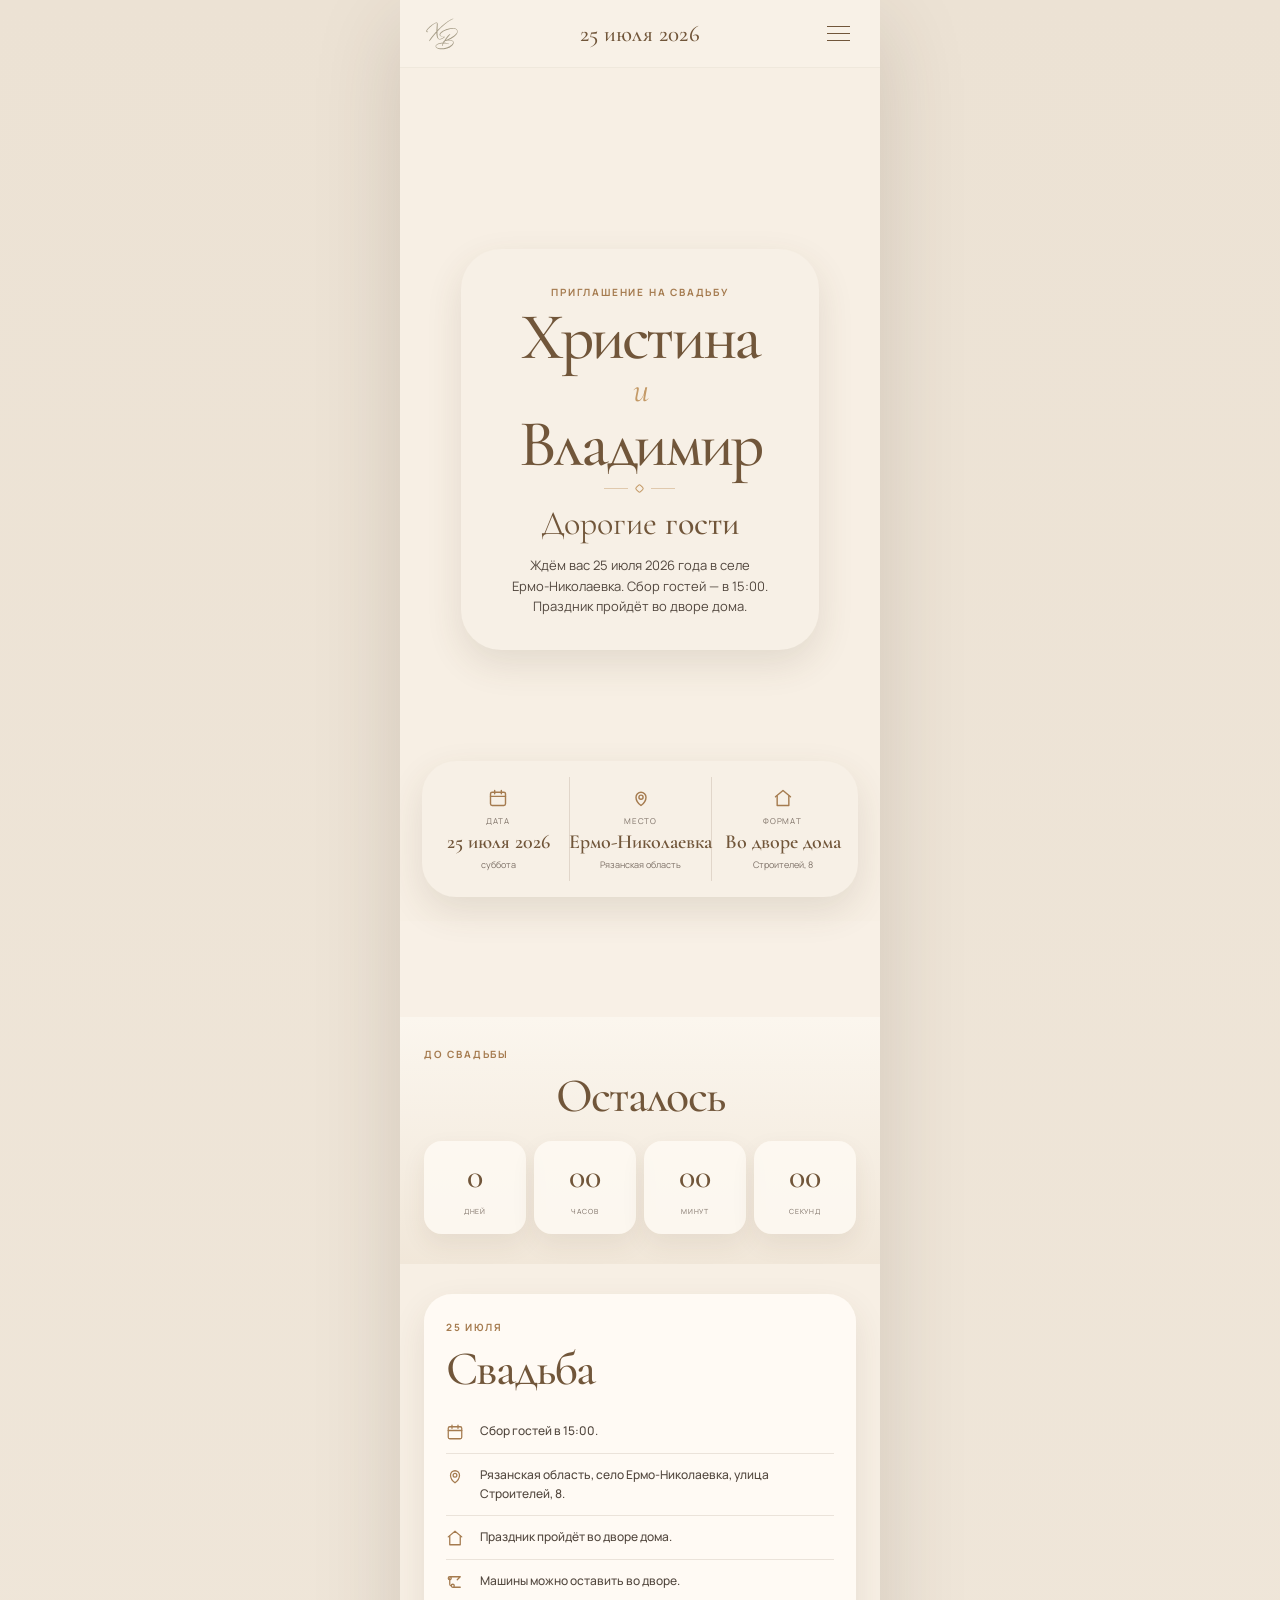
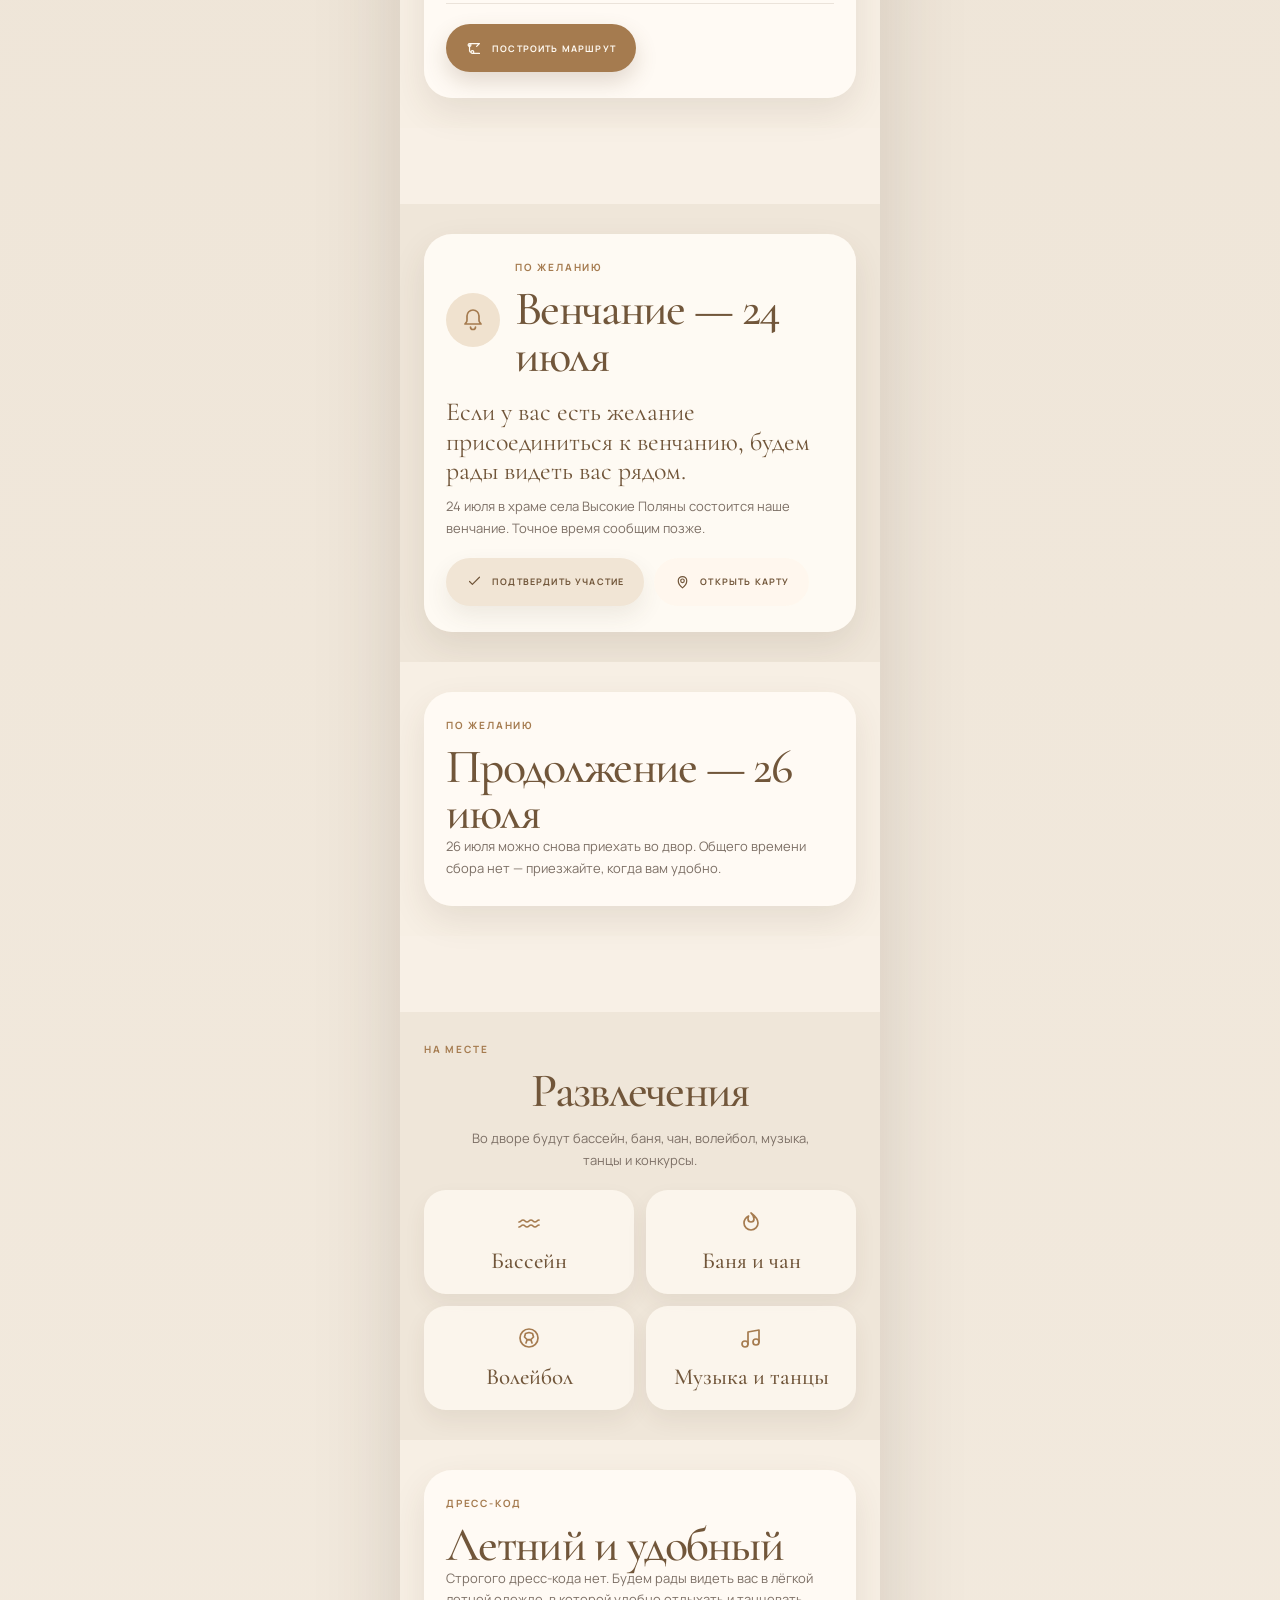
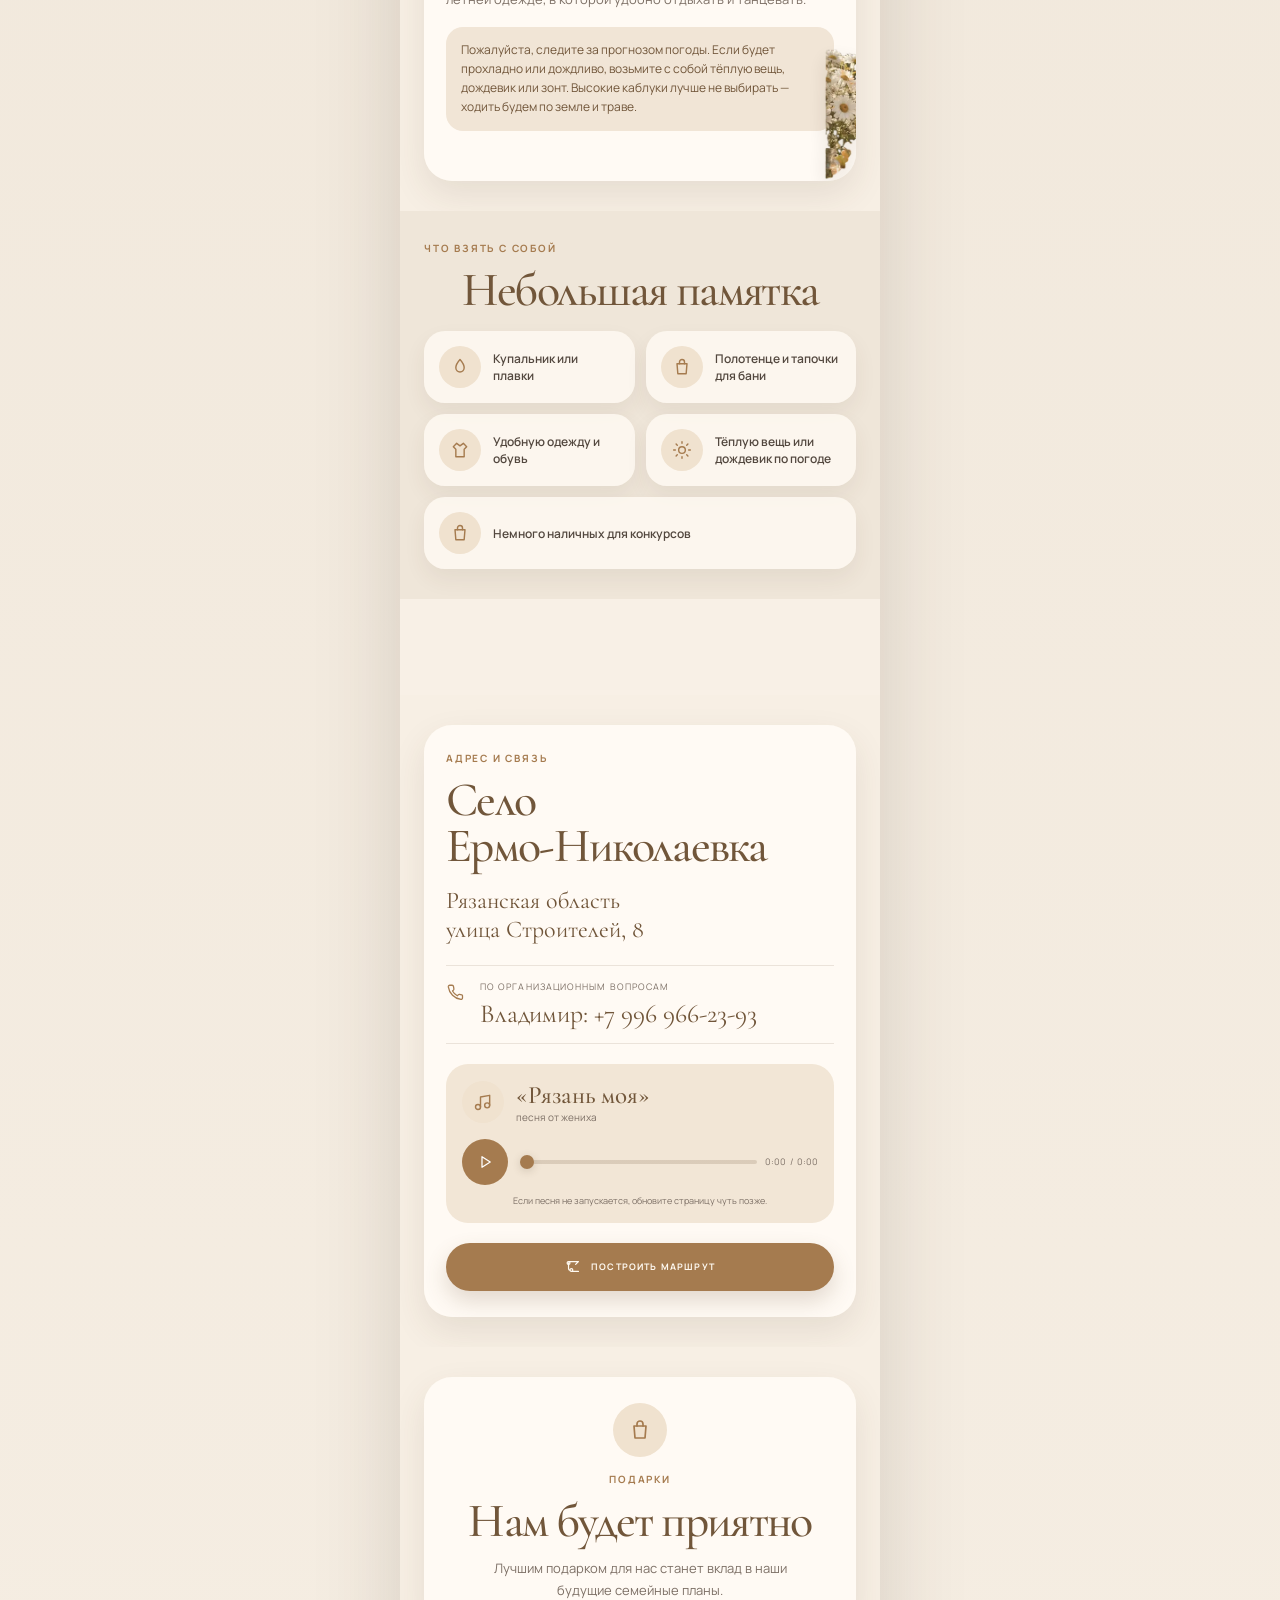
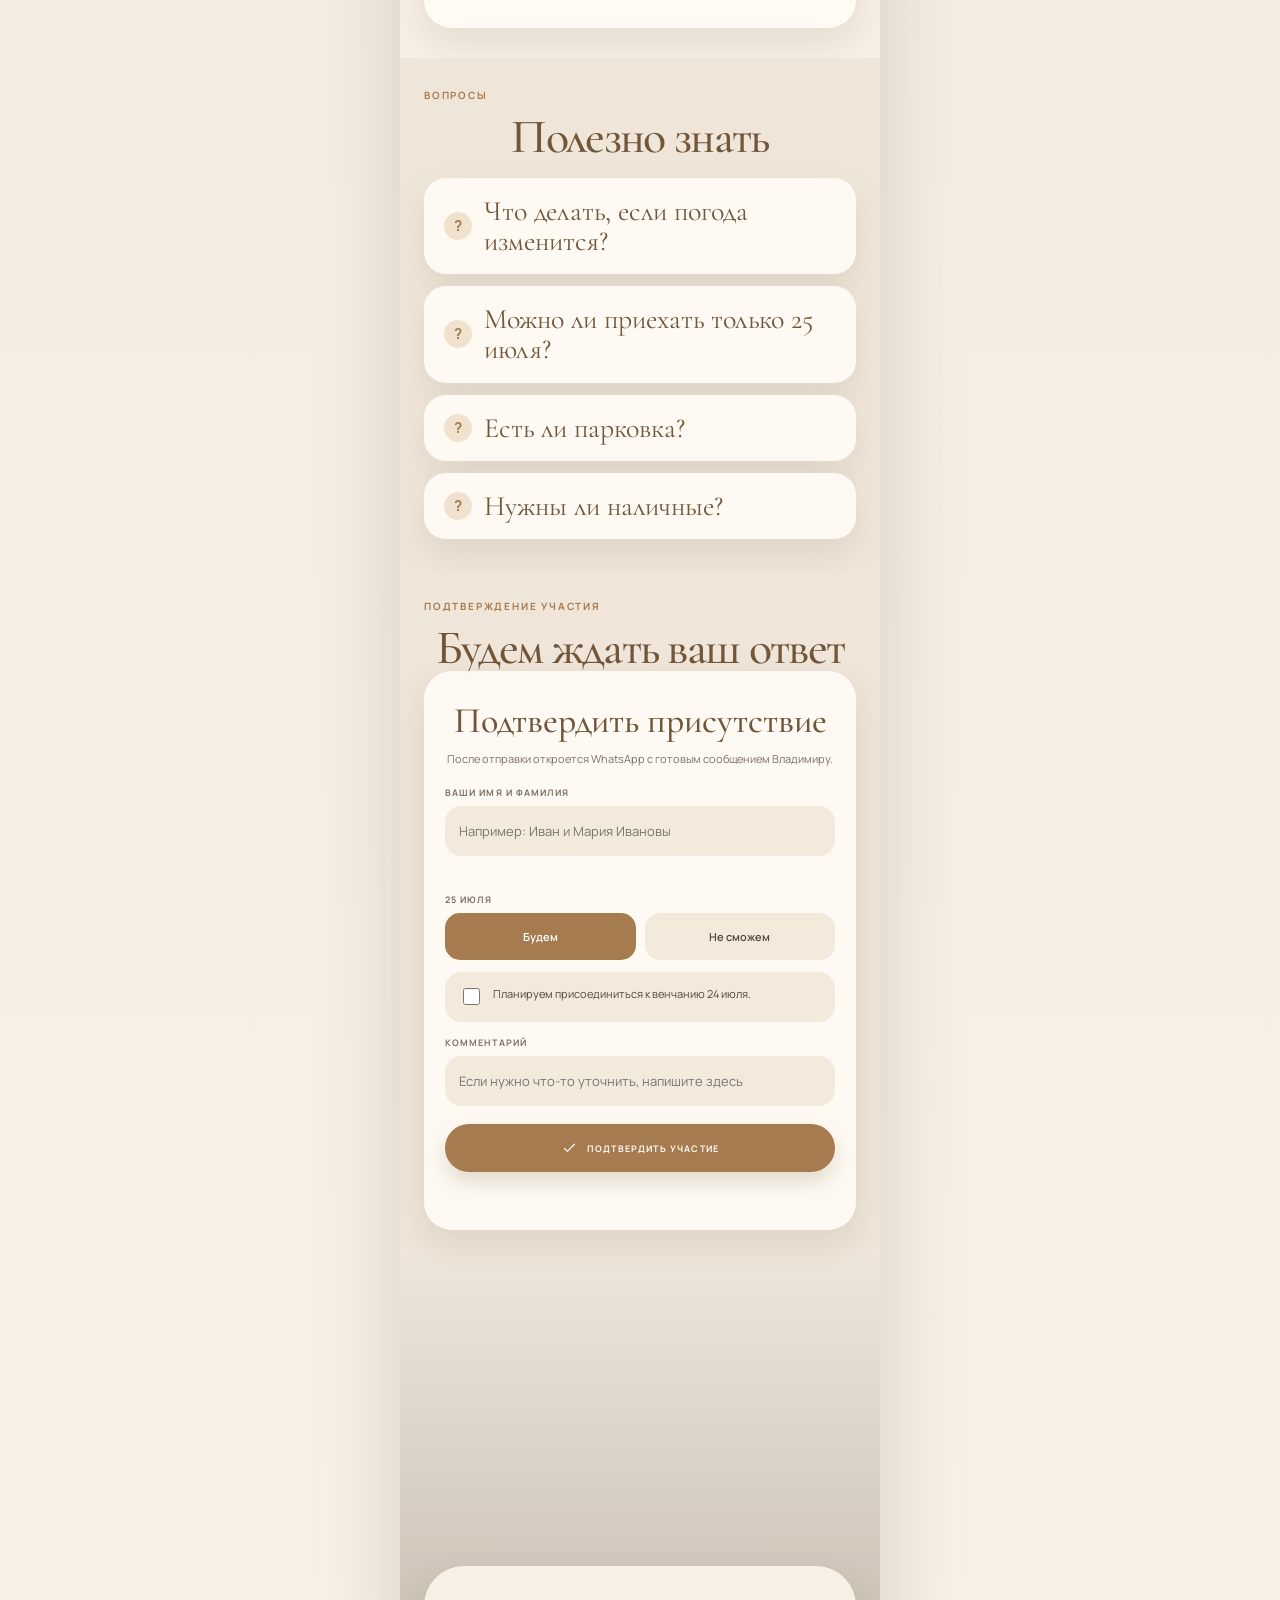
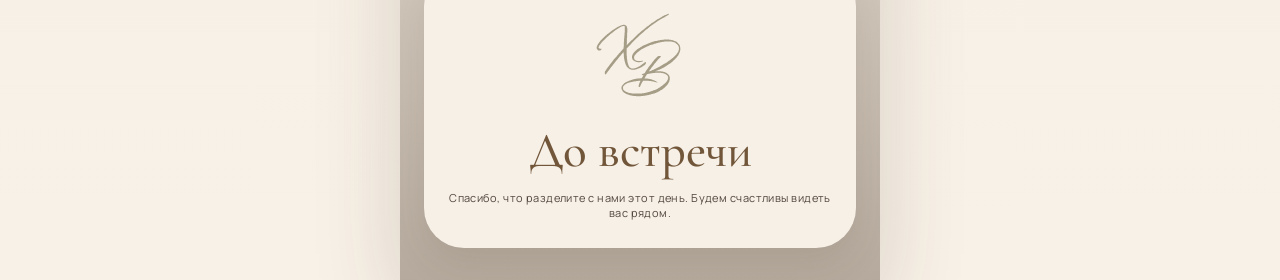
<file: index.html>
<!doctype html>
<html lang="ru">
<head>
  <meta charset="utf-8">
  <meta name="viewport" content="width=device-width,initial-scale=1,viewport-fit=cover">
  <meta name="theme-color" content="#f7f0e6">
  <title>Свадьба Христины и Владимира</title>
  <meta name="description" content="Свадебное приглашение Христины и Владимира — 25 июля 2026, Ермо-Николаевка.">
  <meta property="og:type" content="website">
  <meta property="og:title" content="Свадьба Христины и Владимира">
  <meta property="og:description" content="25 июля 2026 • Ермо-Николаевка">
  <meta property="og:image" content="assets/hero.jpg">
  <link rel="preconnect" href="https://fonts.googleapis.com">
  <link rel="preconnect" href="https://fonts.gstatic.com" crossorigin>
  <link href="https://fonts.googleapis.com/css2?family=Cormorant+Garamond:wght@400;500;600&family=Manrope:wght@400;500;600;700&display=swap" rel="stylesheet">
  <link rel="stylesheet" href="village.css">
</head>
<body>
<a class="skip-link" href="#main">Перейти к содержимому</a>
<svg class="icon-sprite" aria-hidden="true">
  <symbol id="i-calendar" viewBox="0 0 24 24"><rect x="3" y="5" width="18" height="16" rx="2"></rect><path d="M16 3v4M8 3v4M3 10h18"></path></symbol>
  <symbol id="i-map" viewBox="0 0 24 24"><path d="M12 21s-6-4.35-6-10a6 6 0 1 1 12 0c0 5.65-6 10-6 10Z"></path><circle cx="12" cy="11" r="2.5"></circle></symbol>
  <symbol id="i-home" viewBox="0 0 24 24"><path d="M3 10.5 12 3l9 7.5"></path><path d="M5 9.5V21h14V9.5"></path></symbol>
  <symbol id="i-bell" viewBox="0 0 24 24"><path d="M6 8a6 6 0 1 1 12 0v4.2c0 .85.3 1.67.86 2.3L20 16H4l1.14-1.5A3.8 3.8 0 0 0 6 12.2Z"></path><path d="M9.5 19a2.5 2.5 0 0 0 5 0"></path></symbol>
  <symbol id="i-music" viewBox="0 0 24 24"><path d="M9 18V6l11-2v12"></path><circle cx="6" cy="18" r="3"></circle><circle cx="17" cy="16" r="3"></circle></symbol>
  <symbol id="i-phone" viewBox="0 0 24 24"><path d="M22 16.92v3a2 2 0 0 1-2.18 2A19.8 19.8 0 0 1 3.08 5.18 2 2 0 0 1 5.06 3h3a2 2 0 0 1 2 1.72l.45 3a2 2 0 0 1-.57 1.72l-1.26 1.26a16 16 0 0 0 6.36 6.36l1.26-1.26a2 2 0 0 1 1.72-.57l3 .45A2 2 0 0 1 22 16.92Z"></path></symbol>
  <symbol id="i-route" viewBox="0 0 24 24"><path d="M9 19a2 2 0 1 0 0-4 2 2 0 0 0 0 4Zm0 0h10"></path><path d="M5 5a2 2 0 1 0 0 4 2 2 0 0 0 0-4Zm0 0h14l-4 4"></path><path d="M5 7v8a2 2 0 0 0 2 2"></path></symbol>
  <symbol id="i-bag" viewBox="0 0 24 24"><path d="M6 8h12l-1 12H7L6 8Z"></path><path d="M9 8V6a3 3 0 0 1 6 0v2"></path></symbol>
  <symbol id="i-shirt" viewBox="0 0 24 24"><path d="m8 4 4 3 4-3 4 4-3 3v9H7v-9L4 8l4-4Z"></path></symbol>
  <symbol id="i-drop" viewBox="0 0 24 24"><path d="M12 3s5 5.5 5 10a5 5 0 1 1-10 0c0-4.5 5-10 5-10Z"></path></symbol>
  <symbol id="i-sun" viewBox="0 0 24 24"><circle cx="12" cy="12" r="4"></circle><path d="M12 2v2M12 20v2M4.93 4.93l1.41 1.41M17.66 17.66l1.41 1.41M2 12h2M20 12h2M4.93 19.07l1.41-1.41M17.66 6.34l1.41-1.41"></path></symbol>
  <symbol id="i-wave" viewBox="0 0 24 24"><path d="M2 12c2 0 2-2 4-2s2 2 4 2 2-2 4-2 2 2 4 2 2-2 4-2"></path><path d="M2 17c2 0 2-2 4-2s2 2 4 2 2-2 4-2 2 2 4 2 2-2 4-2"></path></symbol>
  <symbol id="i-fire" viewBox="0 0 24 24"><path d="M12 3s3 3 3 6a3 3 0 0 1-6 0c0-1 .2-2 .6-3C7 7.5 5 10 5 13a7 7 0 0 0 14 0c0-4-3-7-7-10Z"></path></symbol>
  <symbol id="i-ball" viewBox="0 0 24 24"><circle cx="12" cy="12" r="9"></circle><path d="m8.5 7.5 3.5-1 3.5 1 1 3.5-2.5 2.5h-4l-2.5-2.5 1-3.5ZM9 17l1-3h4l1 3"></path></symbol>
  <symbol id="i-play" viewBox="0 0 24 24"><path d="m8 5 11 7-11 7V5Z"></path></symbol>
  <symbol id="i-pause" viewBox="0 0 24 24"><path d="M8 5h3v14H8zM13 5h3v14h-3z"></path></symbol>
  <symbol id="i-question" viewBox="0 0 24 24"><circle cx="12" cy="12" r="9"></circle><path d="M9.5 9a2.7 2.7 0 1 1 4.4 2.1c-.9.7-1.4 1.2-1.4 2.4"></path><circle cx="12" cy="17" r=".8" fill="currentColor" stroke="none"></circle></symbol>
  <symbol id="i-check" viewBox="0 0 24 24"><path d="m5 12 4 4L19 6"></path></symbol>
</svg>
<div class="page">
  <header class="topbar">
    <a class="brand" href="#top" aria-label="К началу"><img class="logo" src="monogram.svg" alt="ХВ"></a>
    <div class="top-date">25 июля 2026</div>
    <button class="menu-button" type="button" aria-label="Открыть меню" aria-expanded="false" aria-controls="site-menu"><span></span></button>
  </header>
  <nav class="menu" id="site-menu" aria-label="Навигация">
    <a href="#main-day">Свадьба</a>
    <a href="#church" data-menu-church>Венчание</a>
    <a href="#continuation" data-menu-afterparty>Продолжение</a>
    <a href="#entertainment">Развлечения</a>
    <a href="#dresscode">Дресс-код</a>
    <a href="#bring">Что взять</a>
    <a href="#location">Адрес и связь</a>
    <a href="#stay" data-menu-stay hidden>Ночёвка</a>
    <a href="#faq">Вопросы</a>
    <a href="#rsvp">Подтвердить участие</a>
  </nav>
  <main id="main">
    <section class="hero" id="top">
      <div class="hero-shade"></div>
      <div class="hero-layout">
        <div class="hero-card glass-card">
          <div class="hero-kicker">Приглашение на свадьбу</div>
          <h1 class="couple"><span>Христина</span><i>и</i><span>Владимир</span></h1>
          <div class="floral-mark"><span></span></div>
          <div class="guest"><span data-salutation>Дорогие</span> <strong data-guest-name>гости</strong></div>
          <p class="hero-copy" data-hero-copy>Ждём вас 25 июля 2026 года в селе Ермо‑Николаевка. Сбор гостей — в 15:00. Праздник пройдёт во дворе дома.</p>
        </div>
        <div class="hero-facts glass-card">
          <div class="fact"><svg class="icon"><use href="#i-calendar"/></svg><small>Дата</small><strong>25 июля 2026</strong><span>суббота</span></div>
          <div class="fact"><svg class="icon"><use href="#i-map"/></svg><small>Место</small><strong>Ермо‑Николаевка</strong><span>Рязанская область</span></div>
          <div class="fact"><svg class="icon"><use href="#i-home"/></svg><small>Формат</small><strong>Во дворе дома</strong><span>Строителей, 8</span></div>
        </div>
        <div class="hero-daisies" aria-hidden="true"></div>
      </div>
    </section>
    <div class="separator"></div>
    <section class="section countdown-section">
      <div class="eyebrow">До свадьбы</div><h2 class="title">Осталось</h2>
      <div class="count-row"><div class="count"><strong data-days>—</strong><span>дней</span></div><div class="count"><strong data-hours>—</strong><span>часов</span></div><div class="count"><strong data-minutes>—</strong><span>минут</span></div><div class="count"><strong data-seconds>—</strong><span>секунд</span></div></div>
    </section>
    <section class="section" id="main-day">
      <div class="simple-card"><div class="eyebrow align-left">25 июля</div><h2 class="title align-left">Свадьба</h2><div class="detail-list compact"><div><svg class="icon"><use href="#i-calendar"/></svg><div><strong>Сбор гостей в 15:00.</strong></div></div><div><svg class="icon"><use href="#i-map"/></svg><div><strong>Рязанская область, село Ермо‑Николаевка, улица Строителей, 8.</strong></div></div><div><svg class="icon"><use href="#i-home"/></svg><div><strong>Праздник пройдёт во дворе дома.</strong></div></div><div><svg class="icon"><use href="#i-route"/></svg><div><strong>Машины можно оставить во дворе.</strong></div></div></div><a class="btn primary" target="_blank" rel="noopener" href="https://yandex.ru/maps/?text=%D0%A0%D1%8F%D0%B7%D0%B0%D0%BD%D1%81%D0%BA%D0%B0%D1%8F%20%D0%BE%D0%B1%D0%BB%D0%B0%D1%81%D1%82%D1%8C%2C%20%D1%81%D0%B5%D0%BB%D0%BE%20%D0%95%D1%80%D0%BC%D0%BE-%D0%9D%D0%B8%D0%BA%D0%BE%D0%BB%D0%B0%D0%B5%D0%B2%D0%BA%D0%B0%2C%20%D1%83%D0%BB%D0%B8%D1%86%D0%B0%20%D0%A1%D1%82%D1%80%D0%BE%D0%B8%D1%82%D0%B5%D0%BB%D0%B5%D0%B9%2C%208"><svg class="icon"><use href="#i-route"/></svg>Построить маршрут</a></div>
    </section>
    <div class="separator narrow"></div>
    <section class="section alt" id="church" data-section-church><div class="simple-card"><div class="icon-title"><div class="icon-box"><svg class="icon"><use href="#i-bell"/></svg></div><div><div class="eyebrow align-left">По желанию</div><h2 class="title align-left">Венчание — 24 июля</h2></div></div><p class="lead-text">Если у вас есть желание присоединиться к венчанию, будем рады видеть вас рядом.</p><p class="body-copy">24 июля в храме села Высокие Поляны состоится наше венчание. Точное время сообщим позже.</p><div class="stack-buttons"><a class="btn secondary" href="#rsvp"><svg class="icon"><use href="#i-check"/></svg>Подтвердить участие</a><a class="btn light" target="_blank" rel="noopener" href="https://yandex.ru/maps/?text=%D0%A5%D1%80%D0%B0%D0%BC%20%D1%81%D0%B5%D0%BB%D0%B0%20%D0%92%D1%8B%D1%81%D0%BE%D0%BA%D0%B8%D0%B5%20%D0%9F%D0%BE%D0%BB%D1%8F%D0%BD%D1%8B"><svg class="icon"><use href="#i-map"/></svg>Открыть карту</a></div></div></section>
    <section class="section" id="continuation" data-section-afterparty><div class="simple-card"><div class="eyebrow align-left">По желанию</div><h2 class="title align-left">Продолжение — 26 июля</h2><p class="body-copy">26 июля можно снова приехать во двор. Общего времени сбора нет — приезжайте, когда вам удобно.</p></div></section>
    <div class="separator narrow"></div>
    <section class="section entertainment-section" id="entertainment"><div class="eyebrow">На месте</div><h2 class="title">Развлечения</h2><p class="copy">Во дворе будут бассейн, баня, чан, волейбол, музыка, танцы и конкурсы.</p><div class="feature-grid"><div class="feature"><svg class="icon"><use href="#i-wave"/></svg><strong>Бассейн</strong></div><div class="feature"><svg class="icon"><use href="#i-fire"/></svg><strong>Баня и чан</strong></div><div class="feature"><svg class="icon"><use href="#i-ball"/></svg><strong>Волейбол</strong></div><div class="feature"><svg class="icon"><use href="#i-music"/></svg><strong>Музыка и танцы</strong></div></div></section>
    <section class="section" id="dresscode"><div class="simple-card daisy-card"><div class="eyebrow align-left">Дресс-код</div><h2 class="title align-left">Летний и удобный</h2><p class="body-copy">Строгого дресс-кода нет. Будем рады видеть вас в лёгкой летней одежде, в которой удобно отдыхать и танцевать.</p><p class="note">Пожалуйста, следите за прогнозом погоды. Если будет прохладно или дождливо, возьмите с собой тёплую вещь, дождевик или зонт. Высокие каблуки лучше не выбирать — ходить будем по земле и траве.</p></div></section>
    <section class="section alt" id="bring"><div class="eyebrow">Что взять с собой</div><h2 class="title">Небольшая памятка</h2><div class="bring-grid"><div class="bring-item"><div class="icon-box small"><svg class="icon"><use href="#i-drop"/></svg></div><strong>Купальник или плавки</strong></div><div class="bring-item"><div class="icon-box small"><svg class="icon"><use href="#i-bag"/></svg></div><strong>Полотенце и тапочки для бани</strong></div><div class="bring-item"><div class="icon-box small"><svg class="icon"><use href="#i-shirt"/></svg></div><strong>Удобную одежду и обувь</strong></div><div class="bring-item"><div class="icon-box small"><svg class="icon"><use href="#i-sun"/></svg></div><strong>Тёплую вещь или дождевик по погоде</strong></div><div class="bring-item full-span"><div class="icon-box small"><svg class="icon"><use href="#i-bag"/></svg></div><strong>Немного наличных для конкурсов</strong></div></div></section>
    <div class="separator"></div>
    <section class="section location-section" id="location"><div class="simple-card"><div class="eyebrow align-left">Адрес и связь</div><h2 class="title align-left">Село Ермо‑Николаевка</h2><p class="lead-text small">Рязанская область<br>улица Строителей, 8</p><div class="contact-row"><svg class="icon"><use href="#i-phone"/></svg><div><span>По организационным вопросам</span><a href="tel:+79969662393">Владимир: +7 996 966‑23‑93</a></div></div><div class="music-card" data-player><div class="music-head"><div class="icon-box small"><svg class="icon"><use href="#i-music"/></svg></div><div><strong>«Рязань моя»</strong><span>песня от жениха</span></div></div><div class="player-row"><button class="music-button" type="button" aria-label="Воспроизвести песню"><svg class="icon icon-play"><use href="#i-play"/></svg><svg class="icon icon-pause"><use href="#i-pause"/></svg></button><input class="music-progress" type="range" min="0" max="100" value="0" aria-label="Прогресс воспроизведения"><div class="music-time"><span class="music-current">0:00</span><span>/</span><span class="music-duration">0:00</span></div></div><p class="music-status">Если песня не запускается, обновите страницу чуть позже.</p><audio preload="none" src="assets/ryazan-moya.mp3"></audio></div><a class="btn primary full" target="_blank" rel="noopener" href="https://yandex.ru/maps/?text=%D0%A0%D1%8F%D0%B7%D0%B0%D0%BD%D1%81%D0%BA%D0%B0%D1%8F%20%D0%BE%D0%B1%D0%BB%D0%B0%D1%81%D1%82%D1%8C%2C%20%D1%81%D0%B5%D0%BB%D0%BE%20%D0%95%D1%80%D0%BC%D0%BE-%D0%9D%D0%B8%D0%BA%D0%BE%D0%BB%D0%B0%D0%B5%D0%B2%D0%BA%D0%B0%2C%20%D1%83%D0%BB%D0%B8%D1%86%D0%B0%20%D0%A1%D1%82%D1%80%D0%BE%D0%B8%D1%82%D0%B5%D0%BB%D0%B5%D0%B9%2C%208"><svg class="icon"><use href="#i-route"/></svg>Построить маршрут</a></div></section>
    <section class="section alt" id="stay" data-section-stay hidden><div class="simple-card"><div class="eyebrow align-left">Для приезжих гостей</div><h2 class="title align-left">Ночёвка в Лукино</h2><p class="body-copy">Для части гостей предусмотрен двухэтажный дом рядом с озером Святое. Распределение мест и время заселения согласуем лично.</p><ul class="plain-list"><li>размещение до 8 человек;</li><li>спальни, кухня-гостиная и две ванные комнаты;</li><li>постельное бельё, полотенца, Wi‑Fi и кондиционеры;</li><li>парковка, веранда и мангальная зона.</li></ul></div></section>
    <section class="section gifts-section"><div class="simple-card centered"><div class="icon-box"><svg class="icon"><use href="#i-bag"/></svg></div><div class="eyebrow">Подарки</div><h2 class="title">Нам будет приятно</h2><p class="copy">Лучшим подарком для нас станет вклад в наши будущие семейные планы.</p></div></section>
    <section class="section alt" id="faq"><div class="eyebrow">Вопросы</div><h2 class="title">Полезно знать</h2><div class="faq-list"><details class="faq-item"><summary><span>Что делать, если погода изменится?</span></summary><p>Пожалуйста, проверьте прогноз перед поездкой и возьмите подходящую одежду, тёплую вещь, дождевик или зонт.</p></details><details class="faq-item"><summary><span>Можно ли приехать только 25 июля?</span></summary><p>Да, конечно. Свадьба состоится 25 июля. Венчание и продолжение 26 июля — по желанию.</p></details><details class="faq-item"><summary><span>Есть ли парковка?</span></summary><p>Да, машину можно оставить во дворе.</p></details><details class="faq-item"><summary><span>Нужны ли наличные?</span></summary><p>Да, немного наличных лучше взять с собой: они пригодятся для конкурсов.</p></details></div></section>
    <section class="section rsvp-section" id="rsvp"><div class="eyebrow">Подтверждение участия</div><h2 class="title">Будем ждать ваш ответ</h2><div class="rsvp-card"><h3>Подтвердить присутствие</h3><p class="form-help">После отправки откроется WhatsApp с готовым сообщением Владимиру.</p><form id="rsvpForm" novalidate><div class="field" id="guestFieldWrap"><span>Ваши имя и фамилия</span><input id="guestNameField" type="text" placeholder="Например: Иван и Мария Ивановы"><div class="field-error" id="guestError"></div></div><fieldset class="choice-group"><legend>25 июля</legend><label class="choice"><input type="radio" name="day25" value="Будем" checked><span>Будем</span></label><label class="choice"><input type="radio" name="day25" value="Не сможем"><span>Не сможем</span></label></fieldset><label class="check" data-rsvp-church><input type="checkbox" id="churchCheck"><span>Планируем присоединиться к венчанию 24 июля.</span></label><label class="check" data-rsvp-stay hidden><input type="checkbox" id="stayCheck"><span>Нам нужна ночёвка в Лукино.</span></label><div class="field"><span>Комментарий</span><input id="commentField" type="text" placeholder="Если нужно что-то уточнить, напишите здесь"></div><button class="btn primary full submit-button" type="submit"><svg class="icon"><use href="#i-check"/></svg>Подтвердить участие</button><div class="form-status" id="formStatus" aria-live="polite"></div></form></div></section>
    <section class="closing"><div class="closing-shade"></div><div class="closing-daisies" aria-hidden="true"></div><div class="closing-card glass-card"><img class="closing-logo" src="monogram.svg" alt="ХВ"><h2>До встречи</h2><p>Спасибо, что разделите с нами этот день. Будем счастливы видеть вас рядом.</p></div></section>
  </main>
</div>
<script src="config.js"></script>
<script src="village.js"></script>
</body>
</html>
</file>
<file: village.css>
:root{
  --w:480px;
  --paper:#f7efe4;
  --paper-2:#efe6d9;
  --milk:#fffaf2;
  --glass:#f7f0e6;
  --brown:#71563a;
  --brown-2:#a57b4f;
  --gold:#c49a67;
  --ink:#52473e;
  --muted:#7d7066;
  --line:rgba(113,86,58,.14);
  --shadow:0 14px 34px rgba(83,63,43,.10);
  --serif:'Cormorant Garamond',Georgia,serif;
  --sans:'Manrope',system-ui,-apple-system,BlinkMacSystemFont,'Segoe UI',sans-serif;
  --hero-image:url('assets/hero.jpg');
  --separator-image:url('assets/daisy-strip.jpg');
  --daisies-image:url('assets/daisy-cutout.webp');
}
*{box-sizing:border-box}
html{scroll-behavior:smooth;scroll-padding-top:70px;background:#e9dfd3}
body{margin:0;background:linear-gradient(180deg,#ece2d4,#f8f1e7);font-family:var(--sans);color:var(--ink);-webkit-font-smoothing:antialiased;text-rendering:optimizeLegibility}
a{color:inherit;text-decoration:none}
button,input{font:inherit;color:inherit}button{cursor:pointer}img,svg{display:block}
.icon-sprite{position:absolute;width:0;height:0;overflow:hidden}.icon{width:22px;height:22px;fill:none;stroke:currentColor;stroke-width:1.7;stroke-linecap:round;stroke-linejoin:round;flex:0 0 auto}
.skip-link{position:fixed;z-index:1000;top:8px;left:8px;transform:translateY(-160%);padding:10px 14px;border-radius:12px;background:var(--brown);color:#fff;font-size:12px}.skip-link:focus{transform:none}
.page{width:100%;max-width:var(--w);margin:0 auto;background:var(--paper);box-shadow:0 26px 80px rgba(65,48,33,.17);overflow:hidden;position:relative}
.topbar{position:sticky;top:0;z-index:60;height:68px;display:flex;align-items:center;justify-content:space-between;padding:0 20px;background:#f8f1e7;border-bottom:1px solid rgba(111,83,55,.06)}
.brand{display:flex;align-items:center;min-width:52px;height:100%}.logo{width:65px;height:45px;object-fit:contain;object-position:left center;filter:sepia(.66) saturate(.76) brightness(.66)}
.top-date{position:absolute;left:50%;top:50%;transform:translate(-50%,-50%);font-family:var(--serif);font-size:23px;font-weight:500;color:var(--brown);white-space:nowrap;letter-spacing:.01em}
.menu-button{width:44px;height:44px;border:0;background:transparent;display:grid;place-items:center;color:var(--brown);border-radius:50%}.menu-button:focus-visible{outline:2px solid var(--gold);outline-offset:2px}
.menu-button span,.menu-button span:before,.menu-button span:after{content:'';display:block;width:23px;height:1.4px;background:currentColor;position:relative;transition:.22s}.menu-button span:before{position:absolute;top:-7px}.menu-button span:after{position:absolute;top:7px}.menu-open .menu-button span{background:transparent}.menu-open .menu-button span:before{top:0;transform:rotate(42deg)}.menu-open .menu-button span:after{top:0;transform:rotate(-42deg)}
.menu{position:fixed;top:68px;left:0;right:0;z-index:55;display:grid;width:100%;max-width:var(--w);max-height:calc(100svh - 68px);overflow:auto;margin:0 auto;padding:14px 24px 22px;background:rgba(249,243,234,.995);transform:translateY(-125%);transition:.3s cubic-bezier(.22,1,.36,1);box-shadow:0 20px 42px rgba(65,48,33,.14);visibility:hidden}.menu.is-open{transform:none;visibility:visible}.menu a{font-family:var(--serif);font-size:25px;text-align:center;padding:11px 0;border-bottom:1px solid var(--line);color:var(--brown)}
.hero{position:relative;width:100%;aspect-ratio:852/1281;min-height:0;padding:0;background:var(--hero-image) center/100% 100% no-repeat;color:var(--ink)}
.hero-shade{display:none}
.hero-layout{position:relative;z-index:3;width:100%;height:100%}
.glass-card{background:var(--glass);box-shadow:0 14px 36px rgba(83,63,43,.12);border-radius:clamp(25px,7vw,40px)}
.hero-card{position:absolute;top:20.4%;left:50%;transform:translateX(-50%);width:74.5%;height:54.1%;padding:clamp(22px,5.1vw,38px) clamp(16px,4.5vw,25px);text-align:center;display:flex;flex-direction:column;align-items:center;justify-content:center}
.hero-kicker,.eyebrow{text-transform:uppercase;letter-spacing:.18em;font-size:clamp(7px,1.9vw,10px);font-weight:700;color:var(--brown-2);margin-bottom:clamp(7px,2vw,12px)}.align-left{text-align:left}
.couple{margin:0;font-family:var(--serif);font-size:clamp(46px,13vw,66px);font-weight:500;line-height:.79;letter-spacing:-.042em;color:var(--brown)}.couple span{display:block}.couple i{display:block;font-size:clamp(25px,7vw,35px);font-weight:400;font-style:italic;line-height:1;margin:clamp(6px,1.8vw,10px) 0;color:var(--gold)}
.floral-mark{display:flex;align-items:center;justify-content:center;gap:8px;margin:clamp(9px,2.5vw,15px) auto clamp(8px,2.3vw,14px);color:var(--gold)}.floral-mark:before,.floral-mark:after{content:'';width:24px;height:1px;background:currentColor;opacity:.45}.floral-mark span{width:7px;height:7px;border:1px solid currentColor;transform:rotate(45deg);border-radius:2px}
.guest{font-family:var(--serif);font-size:clamp(24px,6.8vw,34px);line-height:1.06;color:var(--brown)}.guest strong{font-weight:500}.hero-copy{max-width:330px;margin:clamp(8px,2vw,13px) auto 0;font-size:clamp(10px,2.75vw,13px);line-height:1.55;color:var(--ink)}
.hero-facts{position:absolute;left:4.7%;right:4.7%;bottom:.55%;height:17.6%;display:grid;grid-template-columns:repeat(3,minmax(0,1fr));align-items:center;padding:clamp(10px,2.8vw,16px) 5px}
.fact{height:100%;min-width:0;text-align:center;padding:0 clamp(4px,1.7vw,9px);display:flex;flex-direction:column;align-items:center;justify-content:center}.fact+.fact{border-left:1px solid rgba(111,83,55,.16)}.fact .icon{width:clamp(15px,4vw,20px);height:clamp(15px,4vw,20px);margin:0 auto clamp(4px,1.2vw,7px);color:var(--brown-2)}.fact small{display:block;text-transform:uppercase;letter-spacing:.12em;font-size:clamp(6px,1.55vw,8px);color:var(--muted);margin-bottom:clamp(4px,1vw,6px)}.fact strong{display:block;font-family:var(--serif);font-size:clamp(13px,4vw,20px);line-height:1.04;font-weight:600;color:var(--brown);word-break:normal;overflow-wrap:normal;hyphens:none}.fact span{display:block;margin-top:clamp(3px,1vw,6px);font-size:clamp(6.5px,1.8vw,9px);line-height:1.25;color:var(--muted)}
.hero-daisies{display:none}
.separator{height:78px;background:var(--separator-image) center/auto 235px repeat-x;position:relative}.separator:after{content:'';position:absolute;inset:0;background:rgba(255,250,244,.08)}.separator.narrow{height:62px}
.section{position:relative;padding:30px 24px;background:var(--paper)}.section.alt,.section:nth-of-type(even){background:var(--paper-2)}
.title{font-family:var(--serif);font-size:48px;font-weight:500;line-height:.96;letter-spacing:-.035em;text-align:center;margin:0;color:var(--brown)}.title.align-left{text-align:left}.copy{max-width:350px;margin:14px auto 0;text-align:center;font-size:13px;line-height:1.68;color:var(--muted)}
.countdown-section{background:linear-gradient(180deg,#fbf6ee,#f1e7d9)!important}.count-row{display:grid;grid-template-columns:repeat(4,1fr);gap:8px;margin-top:22px}.count{padding:15px 4px;border-radius:18px;background:rgba(255,251,245,.78);box-shadow:0 10px 24px rgba(83,63,43,.08);text-align:center}.count strong{display:block;font-family:var(--serif);font-size:34px;font-weight:500;color:var(--brown)}.count span{font-size:7px;text-transform:uppercase;letter-spacing:.12em;color:var(--muted)}
.simple-card,.rsvp-card{border-radius:28px;background:rgba(255,251,245,.96);box-shadow:var(--shadow);overflow:hidden;position:relative;padding:26px 22px}.rsvp-card{padding:28px 21px}
.detail-list{display:grid;gap:0;margin:18px 0 20px}.detail-list>div{display:grid;grid-template-columns:22px 1fr;gap:12px;padding:12px 0;border-bottom:1px solid var(--line);font-size:12px;line-height:1.56;color:var(--ink)}.detail-list .icon{width:18px;height:18px;color:var(--brown-2);margin-top:1px}.detail-list strong{color:var(--ink);font-weight:500}
.btn{display:inline-flex;align-items:center;justify-content:center;gap:9px;min-height:48px;border:0;border-radius:999px;padding:0 20px;text-transform:uppercase;font-size:9px;font-weight:700;letter-spacing:.13em;transition:.18s}.btn .icon{width:17px;height:17px}.btn:active{transform:translateY(1px)}.primary{background:var(--brown-2);color:#fffaf2;box-shadow:0 10px 22px rgba(111,83,55,.2)}.secondary{background:#f1e5d5;color:var(--brown);box-shadow:0 10px 23px rgba(83,63,43,.09)}.light{background:rgba(255,248,238,.9);color:var(--brown)}.full{width:100%}
.icon-title{display:grid;grid-template-columns:54px 1fr;align-items:center;gap:15px}.icon-box{width:54px;height:54px;border-radius:50%;display:grid;place-items:center;background:#f0e2cf;color:var(--brown-2);flex:0 0 54px}.icon-box .icon{width:24px;height:24px}.icon-box.small{width:42px;height:42px;flex-basis:42px}.icon-box.small .icon{width:20px;height:20px}
.lead-text{font-family:var(--serif);font-size:26px;line-height:1.15;color:var(--brown);margin:18px 0 10px}.lead-text.small{font-size:24px;line-height:1.2}.body-copy{font-size:13px;line-height:1.68;color:var(--muted);margin:0}.body-copy+.body-copy{margin-top:10px}
.stack-buttons{display:flex;flex-wrap:wrap;gap:10px;margin-top:18px}
.feature-grid{display:grid;grid-template-columns:repeat(2,1fr);gap:12px;margin-top:18px}.feature{min-height:104px;border-radius:22px;padding:16px 12px;background:rgba(255,250,243,.78);box-shadow:0 10px 22px rgba(83,63,43,.07);display:grid;place-items:center;text-align:center}.feature .icon{width:24px;height:24px;color:var(--brown-2);margin-bottom:7px}.feature strong{font-family:var(--serif);font-size:23px;line-height:1.02;font-weight:500;color:var(--brown)}
.daisy-card{padding-bottom:50px!important}.daisy-card:after{content:'';position:absolute;width:70px;height:184px;right:-8px;bottom:-20px;background:var(--daisies-image) right center/contain no-repeat;filter:drop-shadow(0 8px 10px rgba(67,47,30,.11));pointer-events:none;opacity:.92}
.note{margin:16px 0 0;padding:14px 15px;border-radius:17px;background:#f1e5d6;font-size:12px;line-height:1.58;color:var(--brown)}
.bring-grid{display:grid;grid-template-columns:1fr 1fr;gap:11px;margin-top:18px}.bring-item{display:grid;grid-template-columns:42px 1fr;align-items:center;gap:12px;min-height:72px;border-radius:21px;padding:13px 15px;background:rgba(255,250,243,.82);box-shadow:0 10px 22px rgba(83,63,43,.07)}.bring-item .icon{width:23px;height:23px;color:var(--brown-2)}.bring-item strong{font-size:12px;line-height:1.42;color:var(--ink);font-weight:600}.bring-item.full-span{grid-column:1/-1}
.contact-row{display:grid;grid-template-columns:22px 1fr;gap:12px;margin:20px 0;padding:14px 0;border-top:1px solid var(--line);border-bottom:1px solid var(--line)}.contact-row .icon{width:18px;height:18px;color:var(--brown-2);margin-top:3px}.contact-row span{display:block;font-size:9px;text-transform:uppercase;letter-spacing:.12em;color:var(--muted)}.contact-row a{display:block;margin-top:5px;font-family:var(--serif);font-size:26px;color:var(--brown)}
.music-card{margin:20px 0;padding:16px;border-radius:22px;background:#f2e6d6}.music-head{display:flex;align-items:center;gap:12px}.music-head strong{display:block;font-family:var(--serif);font-size:25px;font-weight:500;color:var(--brown)}.music-head span{display:block;font-size:10px;color:var(--muted)}.player-row{display:grid;grid-template-columns:46px 1fr auto;align-items:center;gap:10px;margin-top:15px}.music-button{width:46px;height:46px;border:0;border-radius:50%;background:var(--brown-2);color:#fff;display:grid;place-items:center}.music-button .icon{width:18px;height:18px}.music-button .icon-pause{display:none}.music-card.is-playing .icon-play{display:none}.music-card.is-playing .icon-pause{display:block}.music-progress{--progress:0%;width:100%;height:4px;appearance:none;background:linear-gradient(to right,var(--brown-2) var(--progress),rgba(111,83,55,.18) var(--progress));border-radius:999px;outline:none}.music-progress::-webkit-slider-thumb{appearance:none;width:14px;height:14px;border-radius:50%;background:var(--brown-2);box-shadow:0 2px 8px rgba(83,63,43,.2)}.music-progress::-moz-range-thumb{width:14px;height:14px;border:0;border-radius:50%;background:var(--brown-2)}.music-time{display:flex;gap:4px;font-size:9px;color:var(--muted);font-variant-numeric:tabular-nums}.music-status{margin:9px 0 0;text-align:center;font-size:9px;line-height:1.45;color:var(--muted)}
.plain-list{list-style:none;padding:0;margin:18px 0 0}.plain-list li{padding:10px 0;border-bottom:1px solid var(--line);font-size:12px;line-height:1.5}.plain-list li:before{content:'—';margin-right:8px;color:var(--gold)}
.centered{text-align:center}.centered .icon-box{margin:0 auto 15px}.gifts-section{background:#f7efe4!important}
.faq-list{display:grid;gap:12px;margin-top:18px}.faq-item{border-radius:22px;background:rgba(255,251,245,.96);box-shadow:var(--shadow);overflow:hidden}.faq-item summary{list-style:none;cursor:pointer;padding:18px 20px;font-family:var(--serif);font-size:28px;line-height:1.08;color:var(--brown);display:flex;align-items:center;gap:12px}.faq-item summary::-webkit-details-marker{display:none}.faq-item summary:before{content:'?';display:grid;place-items:center;width:28px;height:28px;border-radius:50%;background:#f0e2cf;font-family:var(--sans);font-size:15px;font-weight:700;color:var(--brown-2);flex:0 0 28px}.faq-item p{margin:0;padding:0 20px 18px 60px;font-size:12px;line-height:1.6;color:var(--muted)}
.rsvp-section{background:#efe5d8!important}.rsvp-card h3{margin:0 0 8px;text-align:center;font-family:var(--serif);font-size:36px;font-weight:500;color:var(--brown)}.form-help{margin:0 0 18px;text-align:center;font-size:11px;line-height:1.62;color:var(--muted)}.field{display:grid;gap:7px;margin-top:14px}.field>span,fieldset legend{font-size:9px;text-transform:uppercase;letter-spacing:.12em;font-weight:700;color:var(--muted)}.field input[type=text]{width:100%;min-height:50px;border:0;border-radius:16px;padding:0 14px;background:#f4eadc;outline:none;font-size:13px}.field input[type=text]:focus{box-shadow:0 0 0 3px rgba(156,119,80,.15)}.field input[aria-invalid=true]{box-shadow:0 0 0 2px #a85f4e}.field-error{min-height:14px;color:#9a4f43!important;text-transform:none!important;letter-spacing:0!important;font-weight:500!important}
.choice-group{display:grid;grid-template-columns:1fr 1fr;gap:9px;margin:16px 0 0;padding:0;border:0}.choice-group legend{grid-column:1/-1;padding:0;margin-bottom:7px}.choice input{position:absolute;opacity:0}.choice span{display:flex;min-height:47px;align-items:center;justify-content:center;border-radius:15px;background:#f4eadc;font-size:11px;font-weight:600;color:var(--ink)}.choice input:checked+span{background:var(--brown-2);color:#fff}
.check{display:flex;align-items:flex-start;gap:10px;margin-top:12px;padding:14px;border-radius:16px;background:#f4eadc;font-size:11px;line-height:1.52;color:var(--ink)}.check input{margin-top:2px;accent-color:var(--brown-2);width:17px;height:17px}.submit-button{margin-top:18px}.form-status{min-height:19px;margin-top:11px;text-align:center;font-size:10px;line-height:1.5;color:var(--muted)}
.closing{position:relative;min-height:560px;padding:32px 24px;display:flex;align-items:flex-end;background:var(--hero-image) center/cover no-repeat}.closing-shade{position:absolute;inset:0;background:linear-gradient(180deg,rgba(56,43,31,.05),rgba(58,40,25,.35))}.closing-daisies{display:none}.closing-card{position:relative;z-index:2;width:100%;padding:28px 22px;text-align:center}.closing-logo{width:120px;height:120px;object-fit:contain;margin:0 auto 7px;filter:sepia(.66) saturate(.76) brightness(.66)}.closing h2{font-family:var(--serif);font-size:49px;font-weight:500;color:var(--brown);margin:0}.closing p{font-size:11px;letter-spacing:.04em;color:var(--ink);margin:10px 0 0}
[hidden]{display:none!important}
@media(max-width:410px){.topbar{height:62px}.menu{top:62px;max-height:calc(100svh - 62px)}.top-date{font-size:20px}.logo{width:60px;height:42px}.section{padding-left:20px;padding-right:20px}.title{font-size:44px}.contact-row a{font-size:23px}.separator{height:70px}.separator.narrow{height:56px}}
@media(max-width:340px){.couple{font-size:43px}.hero-card{width:75.5%;height:54.8%;padding-left:13px;padding-right:13px}.hero-copy{font-size:9.5px}.fact strong{font-size:12px}.fact span{font-size:6px}.count-row{gap:5px}.count strong{font-size:29px}.section{padding-left:16px;padding-right:16px}.title{font-size:40px}.feature-grid{gap:9px}.feature{padding-left:8px;padding-right:8px}.feature strong{font-size:20px}.bring-grid{grid-template-columns:1fr}.bring-item.full-span{grid-column:auto}}
@media(prefers-reduced-motion:reduce){html{scroll-behavior:auto}.menu,.menu-button span,.menu-button span:before,.menu-button span:after,.btn{transition:none}}
</file>
